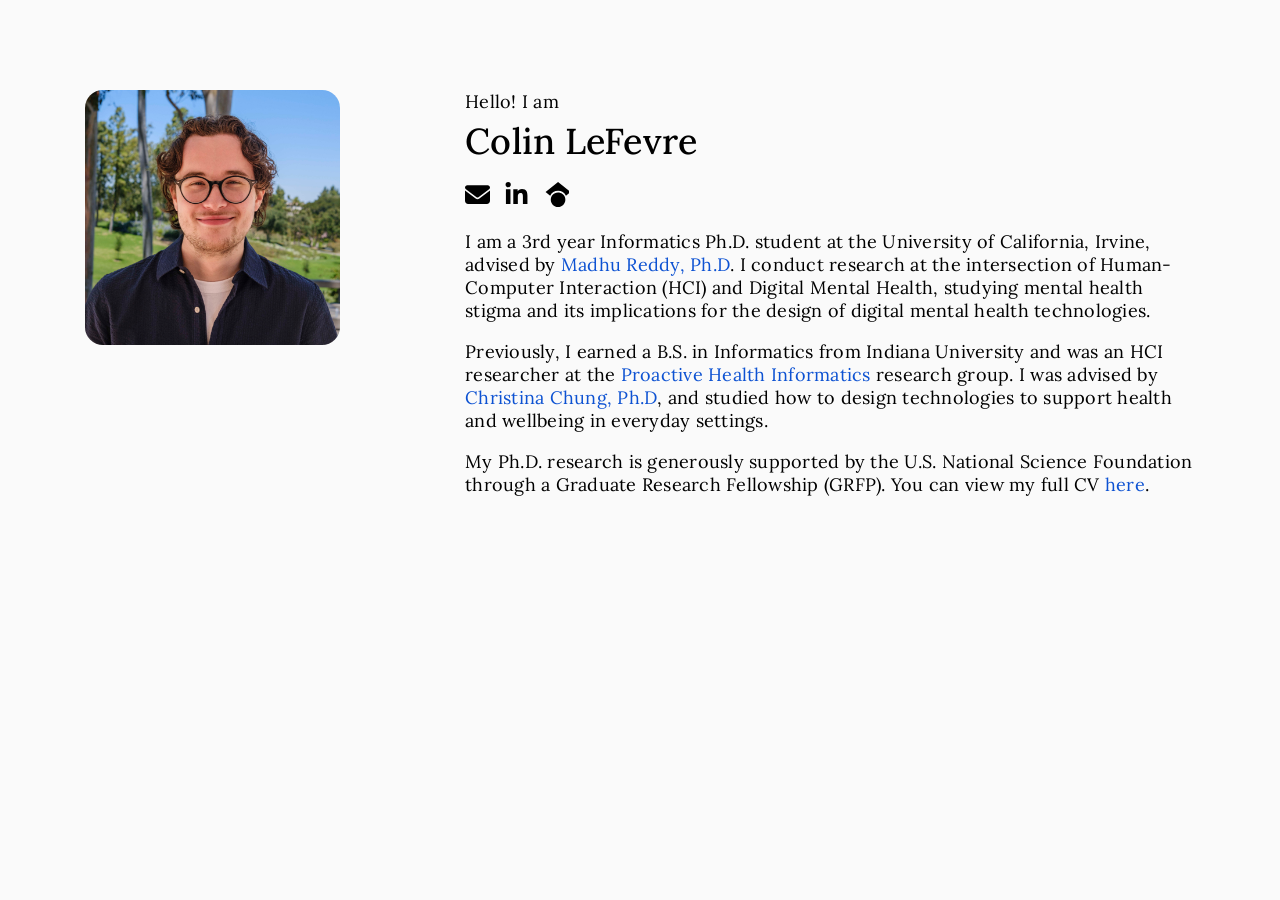
<file: index.html>
<!DOCTYPE html>
<html lang="en">
    <head>
        <meta charset="utf-8" />
        <meta http-equiv="X-UA-Compatible" content="IE=edge" />
        <meta name="viewport" content="width=device-width, initial-scale=1" />
        <meta name="description" content="Colin LeFevre's personal website" />
        <meta name="author" content="Colin LeFevre" />

        <!-- <link rel="icon" type="image/x-icon" href=""> -->
        <title>Colin LeFevre</title>

        <link rel="stylesheet" href="./css/bootstrap-grid.css" />
        <link rel="stylesheet" href="./css/base.css" />
    </head>
    <body>
        <main>
            <div class="container">
                <div class="row">
                    <div class="col-8 col-md-3 offset-2 offset-md-0">
                        <img
                            src="./assets/headshot.jpg"
                            alt="Young man with curly brown hair and round glasses smiles at the camera, wearing a navy button-up shirt over a light t-shirt in an outdoor setting with trees and blue sky in the background."
                        />
                    </div>
                    <div class="col-12 col-md-8 offset-0 offset-md-1">
                        <p class="pre-name">Hello! I am</p>
                        <p class="name">Colin LeFevre</p>
                        <div>
                            <a href="mailto:lefevrec@uci.edu">
                                <svg
                                    class="svg-style"
                                    xmlns="http://www.w3.org/2000/svg"
                                    height="16"
                                    width="16"
                                    viewBox="0 0 512 512"
                                    aria-hidden="true"
                                >
                                    <path
                                        fill="currentColor"
                                        opacity="1"
                                        d="M48 64C21.5 64 0 85.5 0 112c0 15.1 7.1 29.3 19.2 38.4L236.8 313.6c11.4 8.5 27 8.5 38.4 0L492.8 150.4c12.1-9.1 19.2-23.3 19.2-38.4c0-26.5-21.5-48-48-48H48zM0 176V384c0 35.3 28.7 64 64 64H448c35.3 0 64-28.7 64-64V176L294.4 339.2c-22.8 17.1-54 17.1-76.8 0L0 176z"
                                    />
                                </svg>
                            </a>
                            <a href="https://www.linkedin.com/in/colin-lefevre/"
                                ><svg
                                    class="svg-style"
                                    xmlns="http://www.w3.org/2000/svg"
                                    height="16"
                                    width="14"
                                    viewBox="0 0 448 512"
                                    aria-hidden="true"
                                >
                                    <path
                                        fill="currentColor"
                                        opacity="1"
                                        d="M100.3 448H7.4V148.9h92.9zM53.8 108.1C24.1 108.1 0 83.5 0 53.8a53.8 53.8 0 0 1 107.6 0c0 29.7-24.1 54.3-53.8 54.3zM447.9 448h-92.7V302.4c0-34.7-.7-79.2-48.3-79.2-48.3 0-55.7 37.7-55.7 76.7V448h-92.8V148.9h89.1v40.8h1.3c12.4-23.5 42.7-48.3 87.9-48.3 94 0 111.3 61.9 111.3 142.3V448z"
                                    />
                                </svg>
                            </a>
                            <a href="https://scholar.google.com/citations?user=JTmDNdAAAAAJ&hl=en">
                                <svg
                                    class="svg-style"
                                    xmlns="http://www.w3.org/2000/svg"
                                    height="16"
                                    width="14"
                                    viewBox="0 0 448 512"
                                    aria-hidden="true"
                                >
                                    <path
                                        fill="currentColor"
                                        opacity="1"
                                        d="M390.9 298.5s0 .1 .1 .1c9.2 19.4 14.4 41.1 14.4 64-.1 82.5-66.9 149.4-149.4 149.4S106.7 445.1 106.7 362.7c0-22.9 5.2-44.6 14.4-64 1.7-3.6 3.6-7.2 5.6-10.7 4.4-7.6 9.4-14.7 15-21.3 27.4-32.6 68.5-53.3 114.4-53.3 33.6 0 64.6 11.1 89.6 29.9 9.1 6.9 17.4 14.7 24.8 23.5 5.6 6.6 10.6 13.8 15 21.3 2 3.4 3.8 7 5.5 10.5l-.1-.1zm26.4-18.8c-30.1-58.4-91-98.4-161.3-98.4s-131.2 40-161.3 98.4l-94.7-77 256-202.7 256 202.7-94.7 77.1 0-.1z"
                                    />
                                </svg>
                            </a>
                        </div>
                        <p>
                            I am a 3rd year Informatics Ph.D. student at the University of California, Irvine, advised
                            by
                            <a href="https://www.informatics.uci.edu/explore/faculty-profiles/madhu-reddy/"
                                >Madhu Reddy, Ph.D</a
                            >. I conduct research at the intersection of Human-Computer Interaction (HCI) and Digital
                            Mental Health, studying mental health stigma and its implications for the design of digital
                            mental health technologies.
                        </p>
                        <p>
                            Previously, I earned a B.S. in Informatics from Indiana University and was an HCI researcher
                            at the
                            <a href="https://prohealth.luddy.indiana.edu/index.html">Proactive Health Informatics</a>
                            research group. I was advised by
                            <a href="https://people.ucsc.edu/~cfchung/">Christina Chung, Ph.D</a>, and studied how to
                            design technologies to support health and wellbeing in everyday settings.
                        </p>
                        <p>
                            My Ph.D. research is generously supported by the U.S. National Science Foundation through a
                            Graduate Research Fellowship (GRFP). You can view my full CV
                            <a href="./assets/cv.pdf">here</a>.
                        </p>
                    </div>
                </div>
            </div>
        </main>
    </body>
</html>
</file>
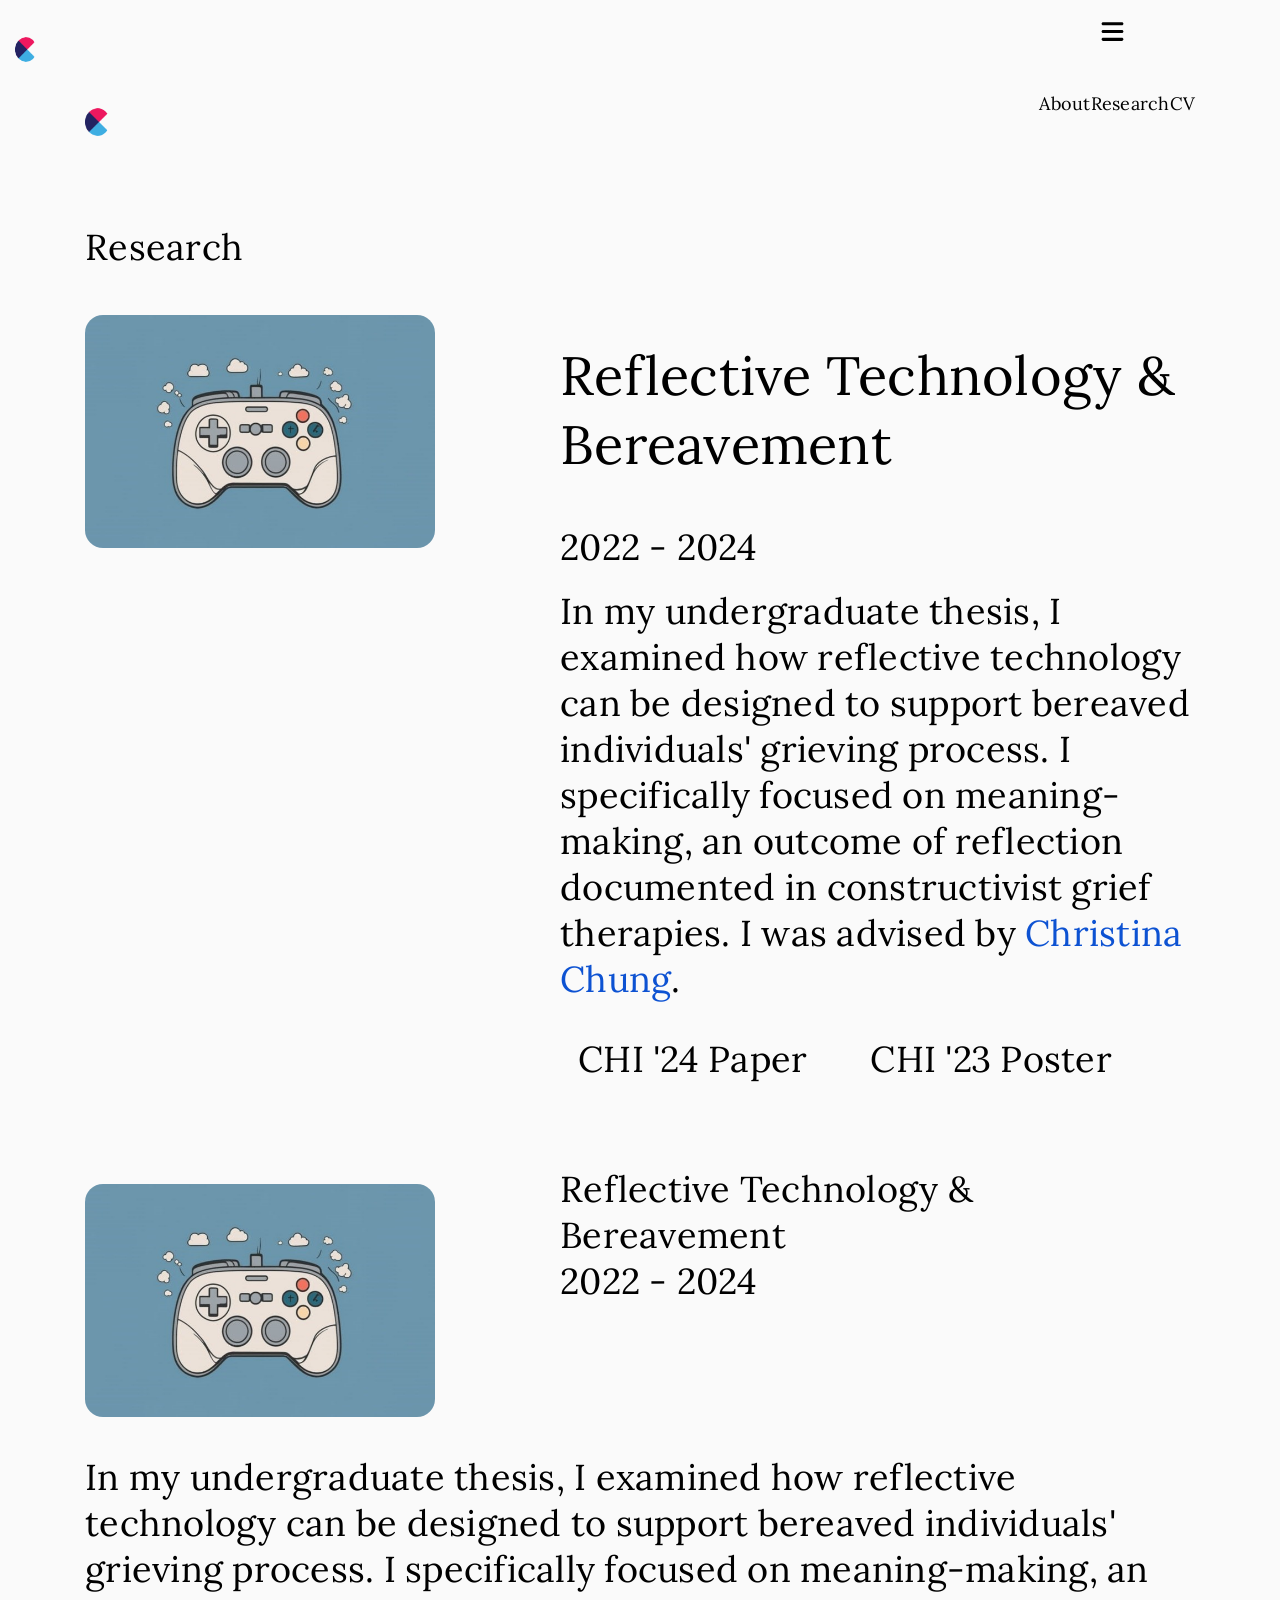
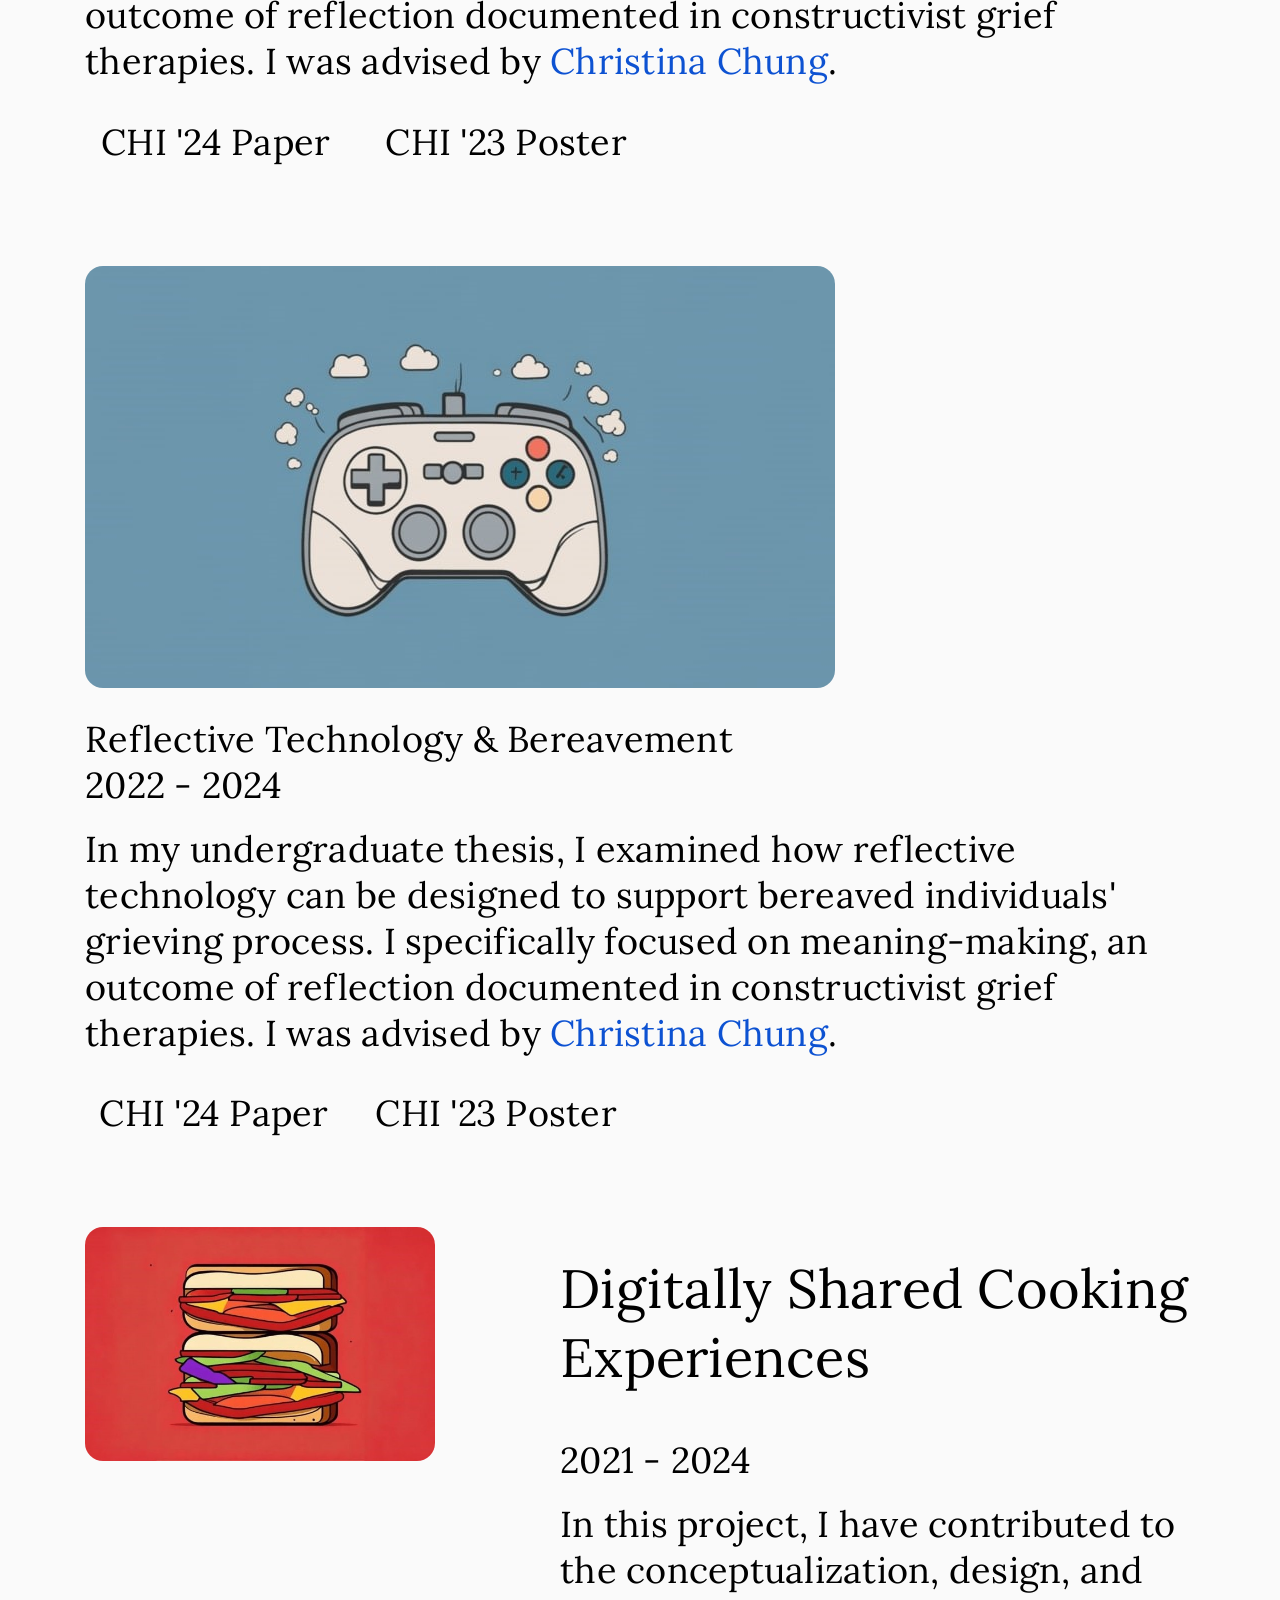
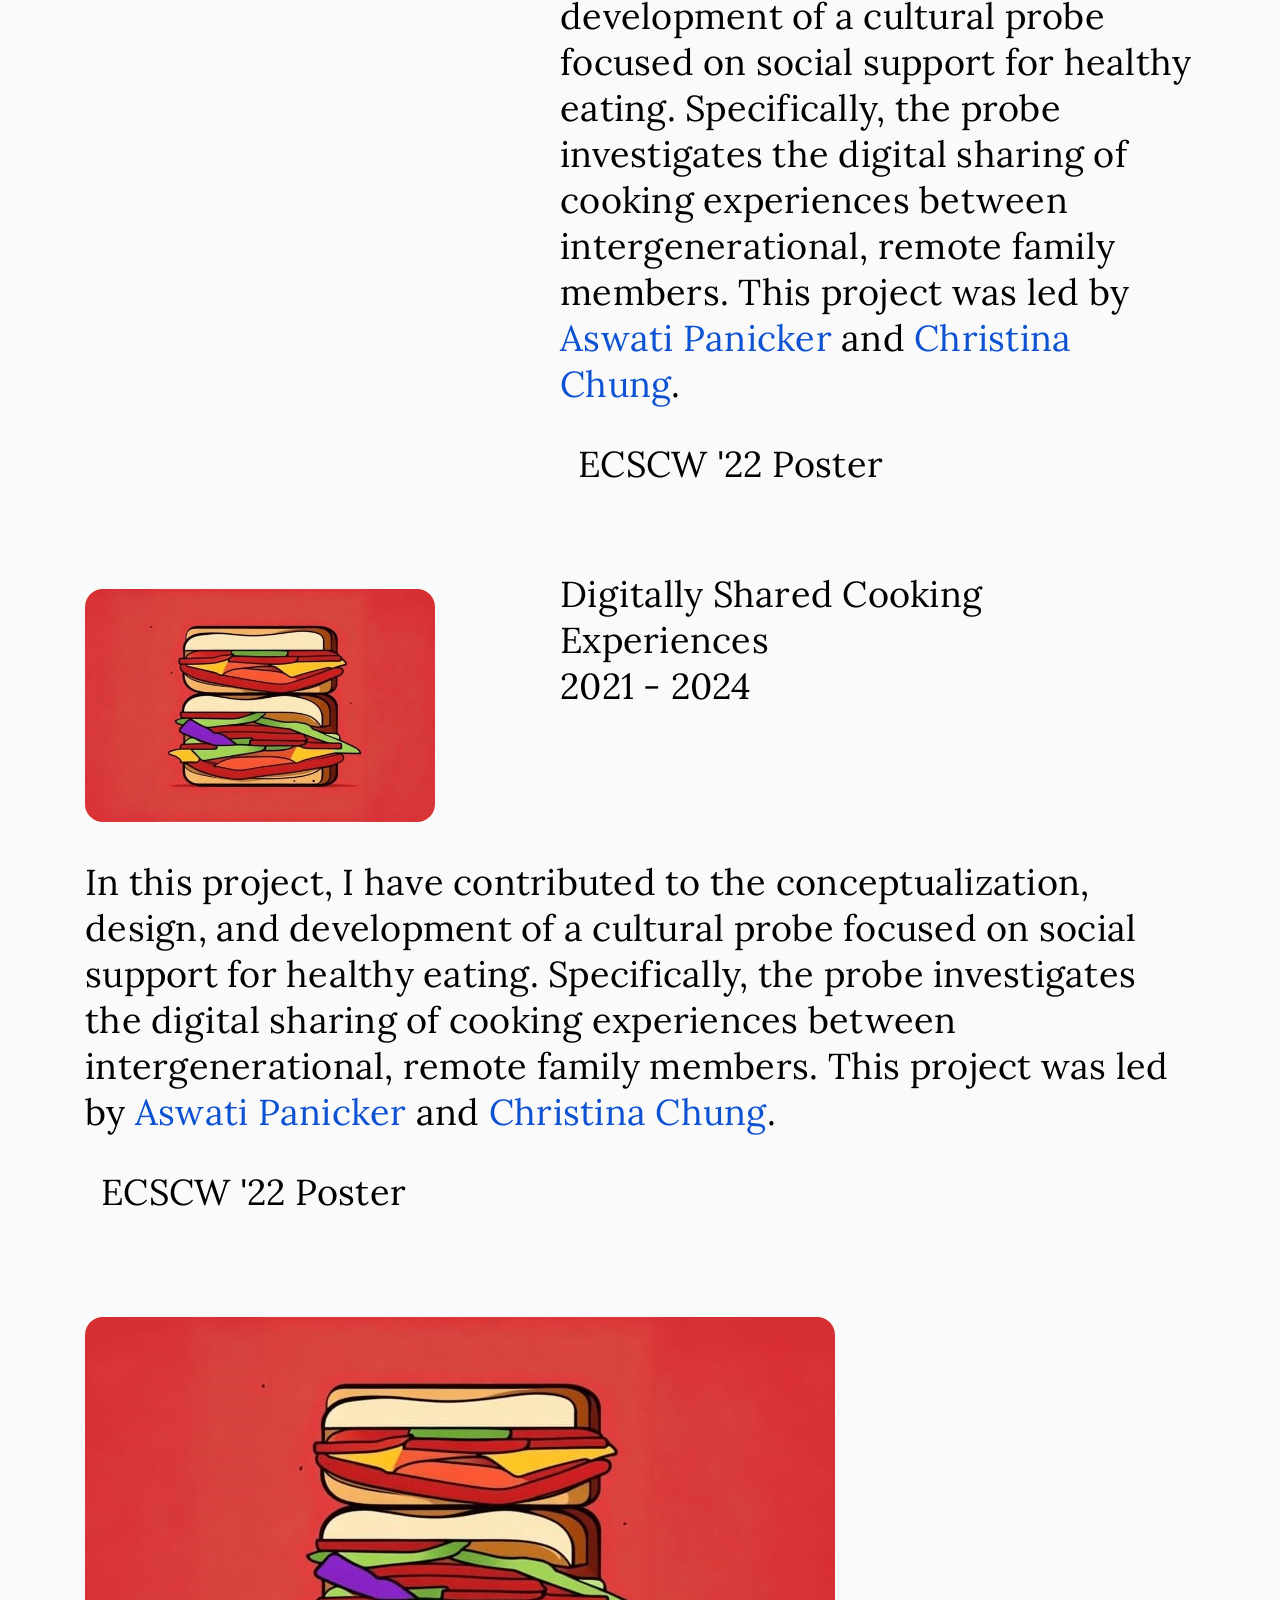
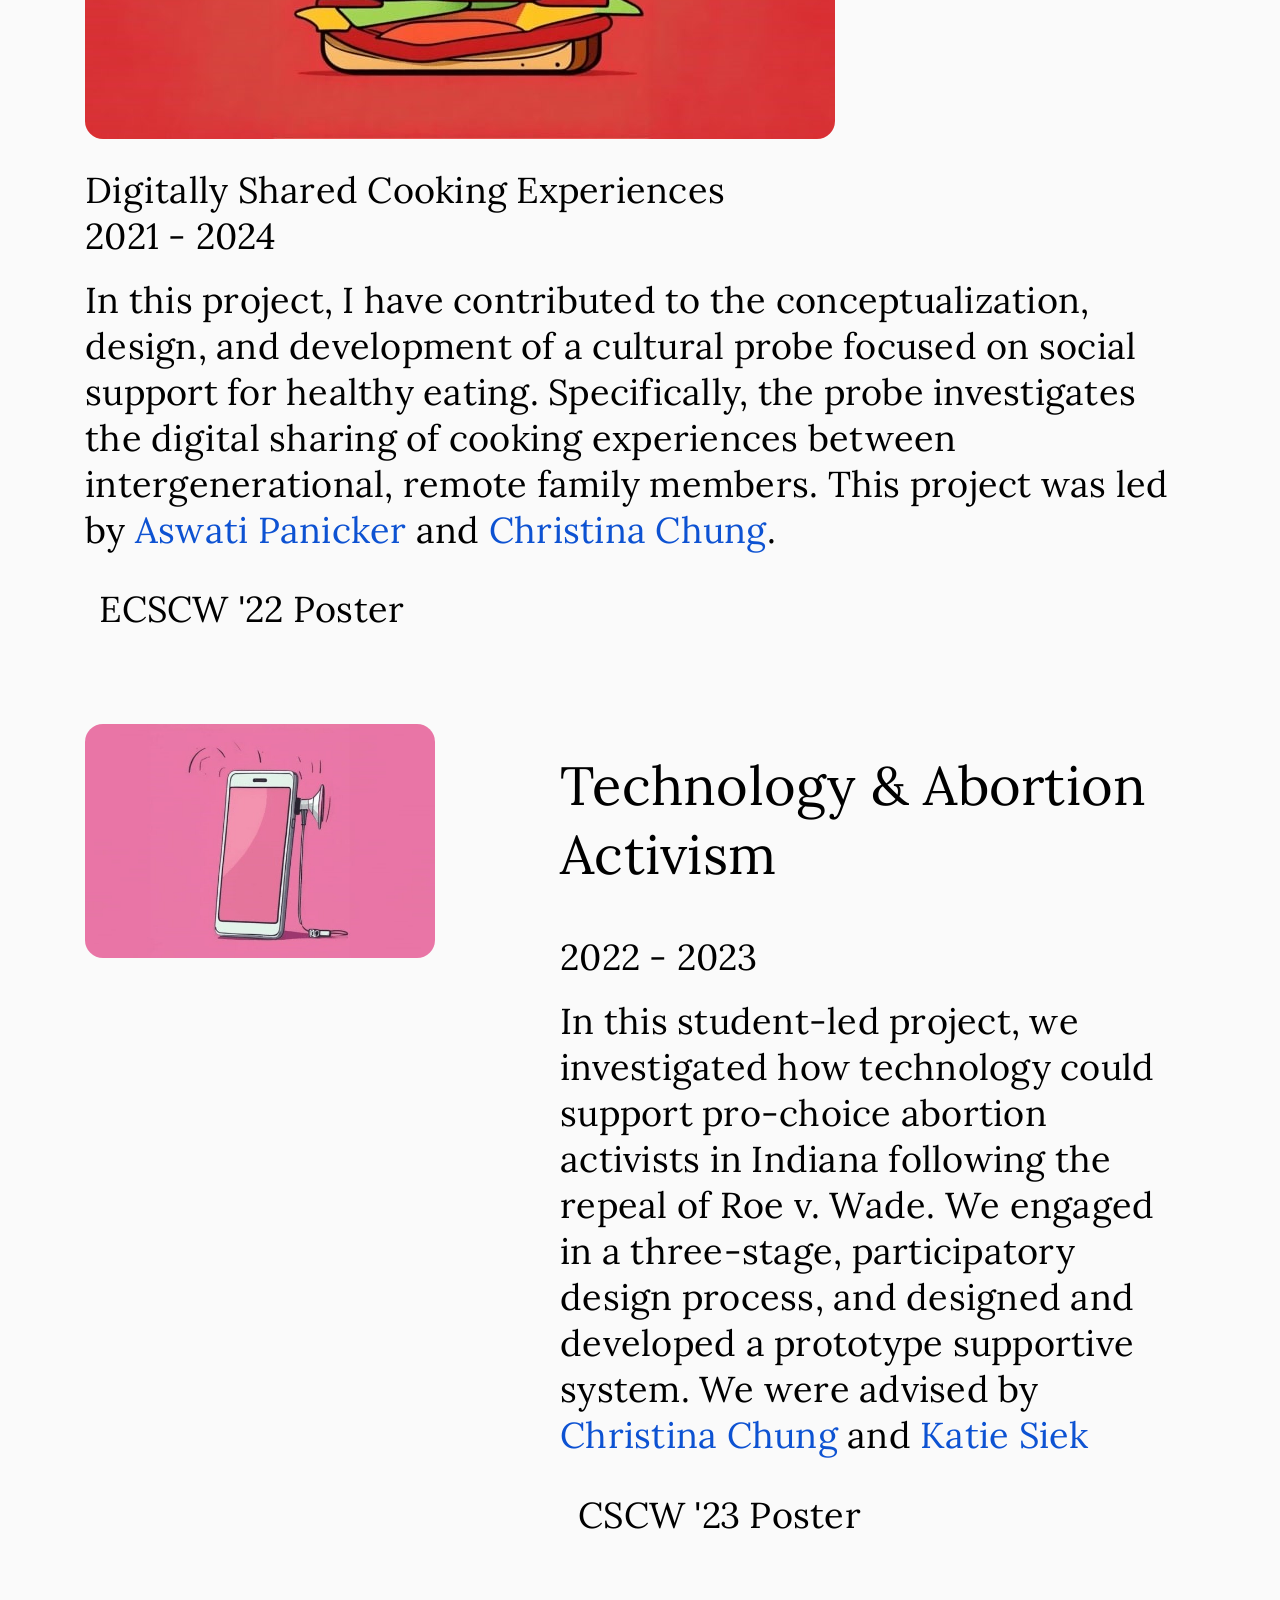
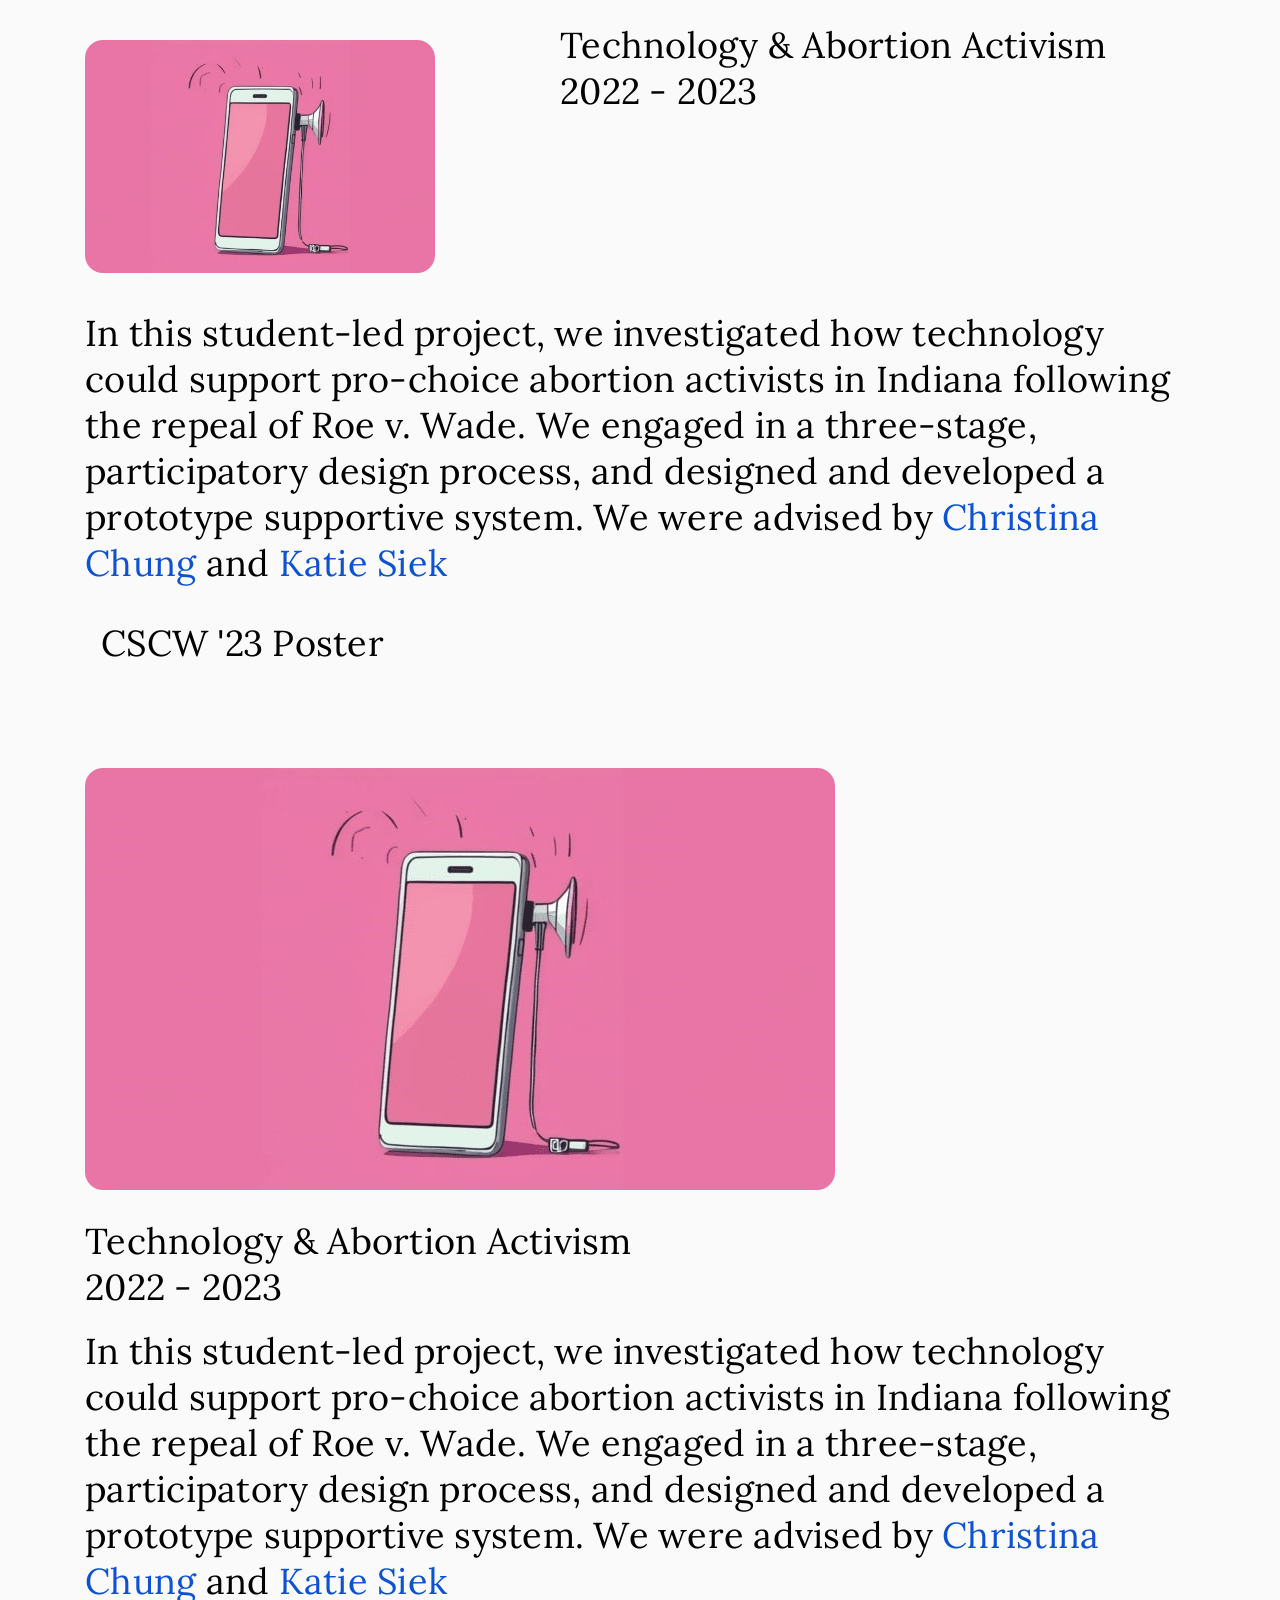
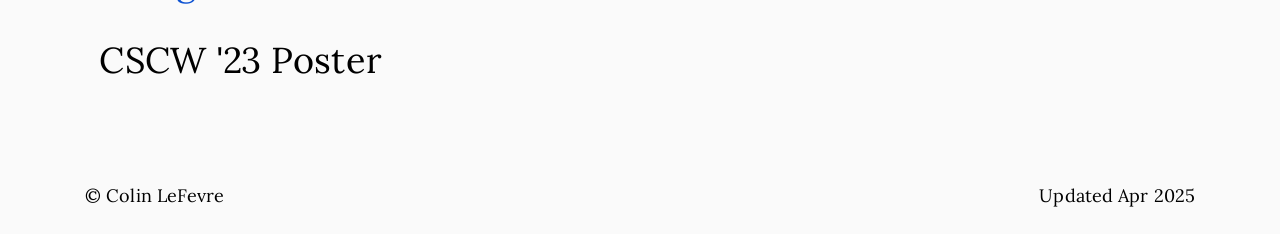
<file: research/index.html>
<!DOCTYPE html>
<html lang="en">
    <head>
        
<meta charset="utf-8"/>
<meta http-equiv="X-UA-Compatible" content="IE=edge">
<meta name="viewport" content="width=device-width, initial-scale=1">
<meta name="description" content="Colin LeFevre's personal website">
<meta name="author" content="Colin LeFevre">


<link rel="icon" type="image/x-icon" href="/assets/images/favicon.ico">
<title>Research - Colin LeFevre</title>


<link rel="stylesheet" href="/css/bootstrap-grid.css">
<link rel="stylesheet" href="/css/base.css">
<link rel="stylesheet" href="/css/navbar.css">
<link rel="stylesheet" href="/css/footer.css">



    <link rel="stylesheet" href="/css/project.css">

    <link rel="stylesheet" href="/css/research.css">

    <link rel="stylesheet" href="/css/buttons.css">




<script src="/js/navbar.js" defer></script>
    </head>
    <body>
        <header>
<nav class="desktop tablet" aria-label="Main menu">
    <div class="container-fluid nav-border">
        <div class="container">
            <div class="nav-container">
                <div class="nav-img">
                    <img src="/assets/images/favicon.png" alt="stylized letter C logo">
                </div>
                

<ul class="nav-links">
    
        <li>
            <a href="/" class="" aria-current="false">About</a>
        </li>
    
        <li>
            <a href="/research" class="active" aria-current="page">Research</a>
        </li>
    
    <li>
        <a href="/assets/pdfs/Colin_LeFevre_CV.pdf" target="_blank" rel="noopener noreferrer" aria-label="Curriculum Vitae, opens PDF in new tab">CV</a>
    </li>
</ul>
            </div>
        </div>
    </div>
</nav>


<nav class="mobile" aria-label="Main menu">
    
    <div class="container nav-border" id="mobile-nav-wrap">
        <div class="nav-container">
            <div class="nav-img">
                <img src="/assets/images/favicon.png" alt="stylized letter C logo">
            </div>
            <div id="nav-mobile-bars">
                <svg class="svg-nav" xmlns="http://www.w3.org/2000/svg" viewBox="0 0 448 512" aria-hidden="true">
    <path opacity="1" fill="currentColor" d="M0 96C0 78.3 14.3 64 32 64H416c17.7 0 32 14.3 32 32s-14.3 32-32 32H32C14.3 128 0 113.7 0 96zM0 256c0-17.7 14.3-32 32-32H416c17.7 0 32 14.3 32 32s-14.3 32-32 32H32c-17.7 0-32-14.3-32-32zM448 416c0 17.7-14.3 32-32 32H32c-17.7 0-32-14.3-32-32s14.3-32 32-32H416c17.7 0 32 14.3 32 32z"/>
</svg>
            </div>
        </div>
    </div>
    
    <div id="mobile-nav-spacer"></div>
    
    <div id="popout" class="container hide">
        <div id="nav-mobile-x">
            <svg class="svg-nav" xmlns="http://www.w3.org/2000/svg" viewBox="0 0 384 512" aria-hidden="true">
    <path fill="currentColor" opacity="1" d="M342.6 150.6c12.5-12.5 12.5-32.8 0-45.3s-32.8-12.5-45.3 0L192 210.7 86.6 105.4c-12.5-12.5-32.8-12.5-45.3 0s-12.5 32.8 0 45.3L146.7 256 41.4 361.4c-12.5 12.5-12.5 32.8 0 45.3s32.8 12.5 45.3 0L192 301.3 297.4 406.6c12.5 12.5 32.8 12.5 45.3 0s12.5-32.8 0-45.3L237.3 256 342.6 150.6z"/>
</svg>
        </div>
        

<ul class="nav-links">
    
        <li>
            <a href="/" class="" aria-current="false">About</a>
        </li>
    
        <li>
            <a href="/research" class="active" aria-current="page">Research</a>
        </li>
    
    <li>
        <a href="/assets/pdfs/Colin_LeFevre_CV.pdf" target="_blank" rel="noopener noreferrer" aria-label="Curriculum Vitae, opens PDF in new tab">CV</a>
    </li>
</ul>
    </div>
</nav></header>
        <main>
            <div class="container" id="content-wrap">
                
<h1>
    <div class="h1">Research</div>
</hi>





    <div class="project">
        
        <div class="row desktop">
            <div class="col-lg-4">
                <img loading="lazy" src="/assets/images/research/bereavement/3x2.jpg" class="img-fluid" alt="video game controller">
            </div>
            <div class="col-lg-7 offset-1">
                <h2>
                    <div class="h2">Reflective Technology &amp; Bereavement</div>
                </h2>
                <div class="subtitle">2022 - 2024</div>
                
                    <p>In my undergraduate thesis, I examined how reflective technology can be designed to support bereaved individuals' grieving process. I specifically focused on meaning-making, an outcome of reflection documented in constructivist grief therapies. I was advised by <a href='http://cfchung.com/'>Christina Chung</a>.</p>
                
                
    <div class="buttons">
        
            <a class="button " href="/assets/pdfs/LeFevreChung_CHI24.pdf" target="_blank" rel="noopener noreferrer" arial-label="CHI &#39;24 Paper, opens PDF in new tab">CHI &#39;24 Paper</a>
        
            <a class="button " href="/assets/pdfs/LeFevreChung_CHI23.pdf" target="_blank" rel="noopener noreferrer" arial-label="CHI &#39;23 Poster, opens PDF in new tab">CHI &#39;23 Poster</a>
        
    </div>

            </div>
        </div>

        
        <div class="row tablet">
            <div class="col-sm-4">
                <img loading="lazy" src="/assets/images/research/bereavement/3x2.jpg" class="img-fluid" alt="video game controller">
            </div>
            <div class="col-sm-7 offset-1">
                <div class="vertical-center">
                    <div class="h2">Reflective Technology &amp; Bereavement</div>
                    <div class="subtitle">2022 - 2024</div>
                </div>
            </div>
            <div class="col-sm-12">
                
                    <p>In my undergraduate thesis, I examined how reflective technology can be designed to support bereaved individuals' grieving process. I specifically focused on meaning-making, an outcome of reflection documented in constructivist grief therapies. I was advised by <a href='http://cfchung.com/'>Christina Chung</a>.</p>
                
                
    <div class="buttons">
        
            <a class="button " href="/assets/pdfs/LeFevreChung_CHI24.pdf" target="_blank" rel="noopener noreferrer" arial-label="CHI &#39;24 Paper, opens PDF in new tab">CHI &#39;24 Paper</a>
        
            <a class="button " href="/assets/pdfs/LeFevreChung_CHI23.pdf" target="_blank" rel="noopener noreferrer" arial-label="CHI &#39;23 Poster, opens PDF in new tab">CHI &#39;23 Poster</a>
        
    </div>

            </div>
        </div>

        
        <div class="row mobile">
            <div class="col-12">
                <img loading="lazy" src="/assets/images/research/bereavement/16x9.jpg" class="img-fluid" alt="video game controller">
            </div>
            <div class="col-12">
                <div class="h2">Reflective Technology &amp; Bereavement</div>
                <div class="subtitle">2022 - 2024</div>
                
                    <p>In my undergraduate thesis, I examined how reflective technology can be designed to support bereaved individuals' grieving process. I specifically focused on meaning-making, an outcome of reflection documented in constructivist grief therapies. I was advised by <a href='http://cfchung.com/'>Christina Chung</a>.</p>
                
                
    <div class="buttons">
        
            <a class="button " href="/assets/pdfs/LeFevreChung_CHI24.pdf" target="_blank" rel="noopener noreferrer" arial-label="CHI &#39;24 Paper, opens PDF in new tab">CHI &#39;24 Paper</a>
        
            <a class="button " href="/assets/pdfs/LeFevreChung_CHI23.pdf" target="_blank" rel="noopener noreferrer" arial-label="CHI &#39;23 Poster, opens PDF in new tab">CHI &#39;23 Poster</a>
        
    </div>

            </div>
        </div>
    </div>




    <div class="project">
        
        <div class="row desktop">
            <div class="col-lg-4">
                <img loading="lazy" src="/assets/images/research/cooking/3x2.jpg" class="img-fluid" alt="sandwich cut in half">
            </div>
            <div class="col-lg-7 offset-1">
                <h2>
                    <div class="h2">Digitally Shared Cooking Experiences</div>
                </h2>
                <div class="subtitle">2021 - 2024</div>
                
                    <p>In this project, I have contributed to the conceptualization, design, and development of a cultural probe focused on social support for healthy eating. Specifically, the probe investigates the digital sharing of cooking experiences between intergenerational, remote family members. This project was led by <a href="https://aswatipanicker.com/">Aswati Panicker</a> and <a href="http://cfchung.com">Christina Chung</a>.</p>
                
                
    <div class="buttons">
        
            <a class="button " href="/assets/pdfs/ModiEtAl_ECSCW22.pdf" target="_blank" rel="noopener noreferrer" arial-label="ECSCW &#39;22 Poster, opens PDF in new tab">ECSCW &#39;22 Poster</a>
        
    </div>

            </div>
        </div>

        
        <div class="row tablet">
            <div class="col-sm-4">
                <img loading="lazy" src="/assets/images/research/cooking/3x2.jpg" class="img-fluid" alt="sandwich cut in half">
            </div>
            <div class="col-sm-7 offset-1">
                <div class="vertical-center">
                    <div class="h2">Digitally Shared Cooking Experiences</div>
                    <div class="subtitle">2021 - 2024</div>
                </div>
            </div>
            <div class="col-sm-12">
                
                    <p>In this project, I have contributed to the conceptualization, design, and development of a cultural probe focused on social support for healthy eating. Specifically, the probe investigates the digital sharing of cooking experiences between intergenerational, remote family members. This project was led by <a href="https://aswatipanicker.com/">Aswati Panicker</a> and <a href="http://cfchung.com">Christina Chung</a>.</p>
                
                
    <div class="buttons">
        
            <a class="button " href="/assets/pdfs/ModiEtAl_ECSCW22.pdf" target="_blank" rel="noopener noreferrer" arial-label="ECSCW &#39;22 Poster, opens PDF in new tab">ECSCW &#39;22 Poster</a>
        
    </div>

            </div>
        </div>

        
        <div class="row mobile">
            <div class="col-12">
                <img loading="lazy" src="/assets/images/research/cooking/16x9.jpg" class="img-fluid" alt="sandwich cut in half">
            </div>
            <div class="col-12">
                <div class="h2">Digitally Shared Cooking Experiences</div>
                <div class="subtitle">2021 - 2024</div>
                
                    <p>In this project, I have contributed to the conceptualization, design, and development of a cultural probe focused on social support for healthy eating. Specifically, the probe investigates the digital sharing of cooking experiences between intergenerational, remote family members. This project was led by <a href="https://aswatipanicker.com/">Aswati Panicker</a> and <a href="http://cfchung.com">Christina Chung</a>.</p>
                
                
    <div class="buttons">
        
            <a class="button " href="/assets/pdfs/ModiEtAl_ECSCW22.pdf" target="_blank" rel="noopener noreferrer" arial-label="ECSCW &#39;22 Poster, opens PDF in new tab">ECSCW &#39;22 Poster</a>
        
    </div>

            </div>
        </div>
    </div>




    <div class="project">
        
        <div class="row desktop">
            <div class="col-lg-4">
                <img loading="lazy" src="/assets/images/research/abortion/3x2.jpg" class="img-fluid" alt="stethoscope attached to phone">
            </div>
            <div class="col-lg-7 offset-1">
                <h2>
                    <div class="h2">Technology &amp; Abortion Activism</div>
                </h2>
                <div class="subtitle">2022 - 2023</div>
                
                    <p>In this student-led project, we investigated how technology could support pro-choice abortion activists in Indiana following the repeal of Roe v. Wade. We engaged in a three-stage, participatory design process, and designed and developed a prototype supportive system. We were advised by <a href='http://cfchung.com/'>Christina Chung</a> and <a href='https://wphomes.soic.indiana.edu/ksiek/'>Katie Siek</a></p>
                
                
    <div class="buttons">
        
            <a class="button " href="/assets/pdfs/LeFevreEtAl_CSCW23.pdf" target="_blank" rel="noopener noreferrer" arial-label="CSCW &#39;23 Poster, opens PDF in new tab">CSCW &#39;23 Poster</a>
        
    </div>

            </div>
        </div>

        
        <div class="row tablet">
            <div class="col-sm-4">
                <img loading="lazy" src="/assets/images/research/abortion/3x2.jpg" class="img-fluid" alt="stethoscope attached to phone">
            </div>
            <div class="col-sm-7 offset-1">
                <div class="vertical-center">
                    <div class="h2">Technology &amp; Abortion Activism</div>
                    <div class="subtitle">2022 - 2023</div>
                </div>
            </div>
            <div class="col-sm-12">
                
                    <p>In this student-led project, we investigated how technology could support pro-choice abortion activists in Indiana following the repeal of Roe v. Wade. We engaged in a three-stage, participatory design process, and designed and developed a prototype supportive system. We were advised by <a href='http://cfchung.com/'>Christina Chung</a> and <a href='https://wphomes.soic.indiana.edu/ksiek/'>Katie Siek</a></p>
                
                
    <div class="buttons">
        
            <a class="button " href="/assets/pdfs/LeFevreEtAl_CSCW23.pdf" target="_blank" rel="noopener noreferrer" arial-label="CSCW &#39;23 Poster, opens PDF in new tab">CSCW &#39;23 Poster</a>
        
    </div>

            </div>
        </div>

        
        <div class="row mobile">
            <div class="col-12">
                <img loading="lazy" src="/assets/images/research/abortion/16x9.jpg" class="img-fluid" alt="stethoscope attached to phone">
            </div>
            <div class="col-12">
                <div class="h2">Technology &amp; Abortion Activism</div>
                <div class="subtitle">2022 - 2023</div>
                
                    <p>In this student-led project, we investigated how technology could support pro-choice abortion activists in Indiana following the repeal of Roe v. Wade. We engaged in a three-stage, participatory design process, and designed and developed a prototype supportive system. We were advised by <a href='http://cfchung.com/'>Christina Chung</a> and <a href='https://wphomes.soic.indiana.edu/ksiek/'>Katie Siek</a></p>
                
                
    <div class="buttons">
        
            <a class="button " href="/assets/pdfs/LeFevreEtAl_CSCW23.pdf" target="_blank" rel="noopener noreferrer" arial-label="CSCW &#39;23 Poster, opens PDF in new tab">CSCW &#39;23 Poster</a>
        
    </div>

            </div>
        </div>
    </div>

            </div>
        </main>
        <footer><div class="container">
    <div class="row-xs12">
        <div class="footer-flex">
            <div>&copy; Colin LeFevre</div>
            <div>Updated Apr 2025</div>
        </div>
    </div>
</div></footer>
    </main>
</body>
</html>
</file>
<file: css/base.css>
:root {
    --background-color: #fafafa;
    --text-color: #000000;
    --link-color: #0d52d2;
    --link-hover-color: #0d52d2cc;
    --main-font-size: 18px;
}

img {
    max-width: 100%;
    height: auto;
    object-fit: cover;
    border-radius: 1rem;
    margin-bottom: 0.5rem;
    margin-top: 1rem;
}

@font-face {
    font-family: "Lora";
    src: url("../assets/Lora-VariableFont_wght.ttf") format("truetype");
    font-display: swap;
}

html {
    background-color: var(--background-color);
    font-family: "Lora", sans-serif;
    font-size: var(--main-font-size);
}

body {
    font-size: 1rem;
    color: var(--text-color);
    font-variation-settings: "wght" 400;
    letter-spacing: 0.25px;
    margin: 0px;
    padding-top: 4rem;
    padding-bottom: 4rem;
}

@media (max-width: 767px) {
    body {
        padding-top: 2rem;
        padding-bottom: 2rem;
    }
}

a {
    color: var(--link-color);
    text-decoration: none;
}

a:hover {
    color: var(--link-hover-color);
}

a:focus {
    text-decoration: underline;
}

.name {
    font-variation-settings: "wght" 500;
    font-size: 2rem;
    margin-top: 0;
}

.pre-name {
    margin-bottom: 0.25rem;
}

p {
    margin-top: 1rem;
    margin-bottom: 1rem;
    margin-left: 0;
    margin-right: 0;
    padding: 0;
}

ul {
    list-style: none;
    text-align: center;
    padding-left: 0;
}

li {
    margin-bottom: 0.33rem;
}

.svg-style {
    color: var(--text-color);
    height: 25px;
    width: 25px;
    margin-right: 0.5rem;
    margin-left: 0;
}
</file>
<file: css/navbar.css>
:root {
    --mobile-nav-height: 64px;
}

/* UNIVERSAL  */
.nav-container {
    display: flex;
    flex-flow: row wrap;
    align-items: center;
    justify-content: space-between;
}

/* MOBILE VS DESKTOP */
.desktop .nav-container,
.tablet .nav-container {
    margin: 1rem 0rem;
}

.mobile .nav-container {
    margin: 0rem;
    height: calc(
        var(--mobile-nav-height) - 1.5px
    ); /* Subtract .nav-border thickness */
}

.nav-border {
    border-bottom: 1.5px solid var(--border-color);
}

.desktop .nav-links {
    display: flex;
    flex-flow: row wrap;
    align-items: center;
    gap: var(--nav-gap);
}

.mobile .nav-links {
    display: flex;
    flex-flow: column wrap;
    align-items: flex-start;
    gap: var(--nav-gap);
}

.desktop .nav-img {
    /* Width manually scaled based on desired height + PNG height */
    height: 27.5px;
    width: calc((278 / 325) * 27.5) px; /* Maybe needed for Safari? */
}

.mobile .nav-img {
    /* Width manually scaled based on desired height + PNG height */
    height: 25px;
    width: calc((278 / 325) * 27.5) px; /* Maybe needed for Safari? */
}

.nav-img img {
    width: auto; /* Needed for Safari */
    height: 100%;
}

/* LINK STYLE*/
.nav-container a,
#popout a {
    color: var(--subtitle-color);
}

.nav-container a:hover,
#popout a {
    color: var(--subtitle-hover-color);
}

.nav-container a.active,
#popout a.active {
    color: var(--heading-color);
}

.nav-container a.active:hover,
#popout a.active:hover {
    color: var(--heading-hover-color);
}

/* FLOATING MOBILE NAV */
#mobile-nav-wrap {
    position: fixed;
    top: 0;
    background-color: var(--background-color);
    z-index: 9998; /* Less than #popout */
    transition: all var(--transition-delay) var(--transition-style);
}

#mobile-nav-wrap.hide {
    top: calc(var(--mobile-nav-height) * -1);
}

#mobile-nav-spacer {
    height: var(--mobile-nav-height);
}

/* POPOUT */
#popout {
    width: 55vw;
    height: 100vh;
    position: fixed;
    top: 0;
    right: 0;
    padding-top: 1rem;
    padding-left: 2rem;

    background-color: var(--popout-color);
    z-index: 9999;

    display: flex;
    flex-flow: column wrap;
    align-items: flex-start;
    justify-content: flex-start;

    transition: all var(--transition-delay) var(--transition-style);
}

#popout.hide {
    right: -55vw;
}

#popout .nav-links {
    padding-top: 1rem;
    font-size: 1.15rem;
    font-variation-settings: "wght" 400, "wdth" 100;
    letter-spacing: 0.5px;
}

/* SVG */
.svg-nav {
    color: var(--subtitle-color);
    height: 25px;
    width: 25px;
}

/* MISC */

/* Fixes weird height issues */
#nav-mobile-bars,
#nav-mobile-x {
    display: flex;
    flex-direction: row;
    justify-content: center;
}

/* ACCESSIBILITY */
ul,
li {
    list-style: none; /* Remove bullets or numbering */
    margin: 0; /* Remove default margin */
    padding: 0; /* Remove default padding */
}

li {
    display: inline-block; /* Ensures each list item is tabbable and navigable */
}
</file>
<file: css/footer.css>
footer {
    flex-shrink: 0;
    width: 100%;
    /* Matches */
    color: var(--subtitle-color);
    letter-spacing: 0.1px;
}

main {
    flex: 1 0 auto;
}

body {
    display: flex;
    flex-direction: column;
}

html,
body {
    height: 100%;
}

.footer-flex {
    display: flex;
    width: 100%;
    flex-direction: row;
    justify-content: space-between;
    align-items: center;
    padding: 1.35rem 0rem;
    flex-grow: 0;
    flex-wrap: wrap;
}

.footer-flex div {
    /* Separate from .footer-flex to add spacing for mobile wrapping */
    /* Add up to 1.5rem */
    padding: 0.15rem 0rem;
}

.footer-border {
    border-top: 1px solid var(--border-color);
}
</file>
<file: css/project.css>
.project .desktop,
.project .tablet {
    margin-bottom: 4rem;
}

.project .mobile {
    margin-bottom: 3.5rem;
}

.project .mobile img {
    margin-bottom: 1rem;
}
</file>
<file: css/research.css>
.h1 {
    margin-bottom: 1.5rem;
}
</file>
<file: css/buttons.css>
.button {
    padding: 0.65rem 1rem;
    border-radius: 0.25rem;
    background-color: var(--button-color);
    color: var(--heading-color);
}

.button:hover {
    background-color: var(--button-hover-color);
    color: var(--heading-hover-color);
    text-decoration: none;
}

.tablet .button {
    padding: 0.65rem 0.9rem;
}

.mobile .button {
    padding: 0.6rem 0.8rem;
}

.buttons {
    display: flex;
    flex-direction: row;
    justify-content: flex-start;
    padding-top: 0.25rem;
    gap: 1.5rem;
    flex-grow: 0;
    flex-wrap: wrap;
}

.tablet .buttons {
    gap: 1.25rem;
}

.mobile .buttons {
    gap: 1rem;
}

.button.disabled {
    filter: brightness(0.7);
    pointer-events: none;
    cursor: default;
}
</file>
